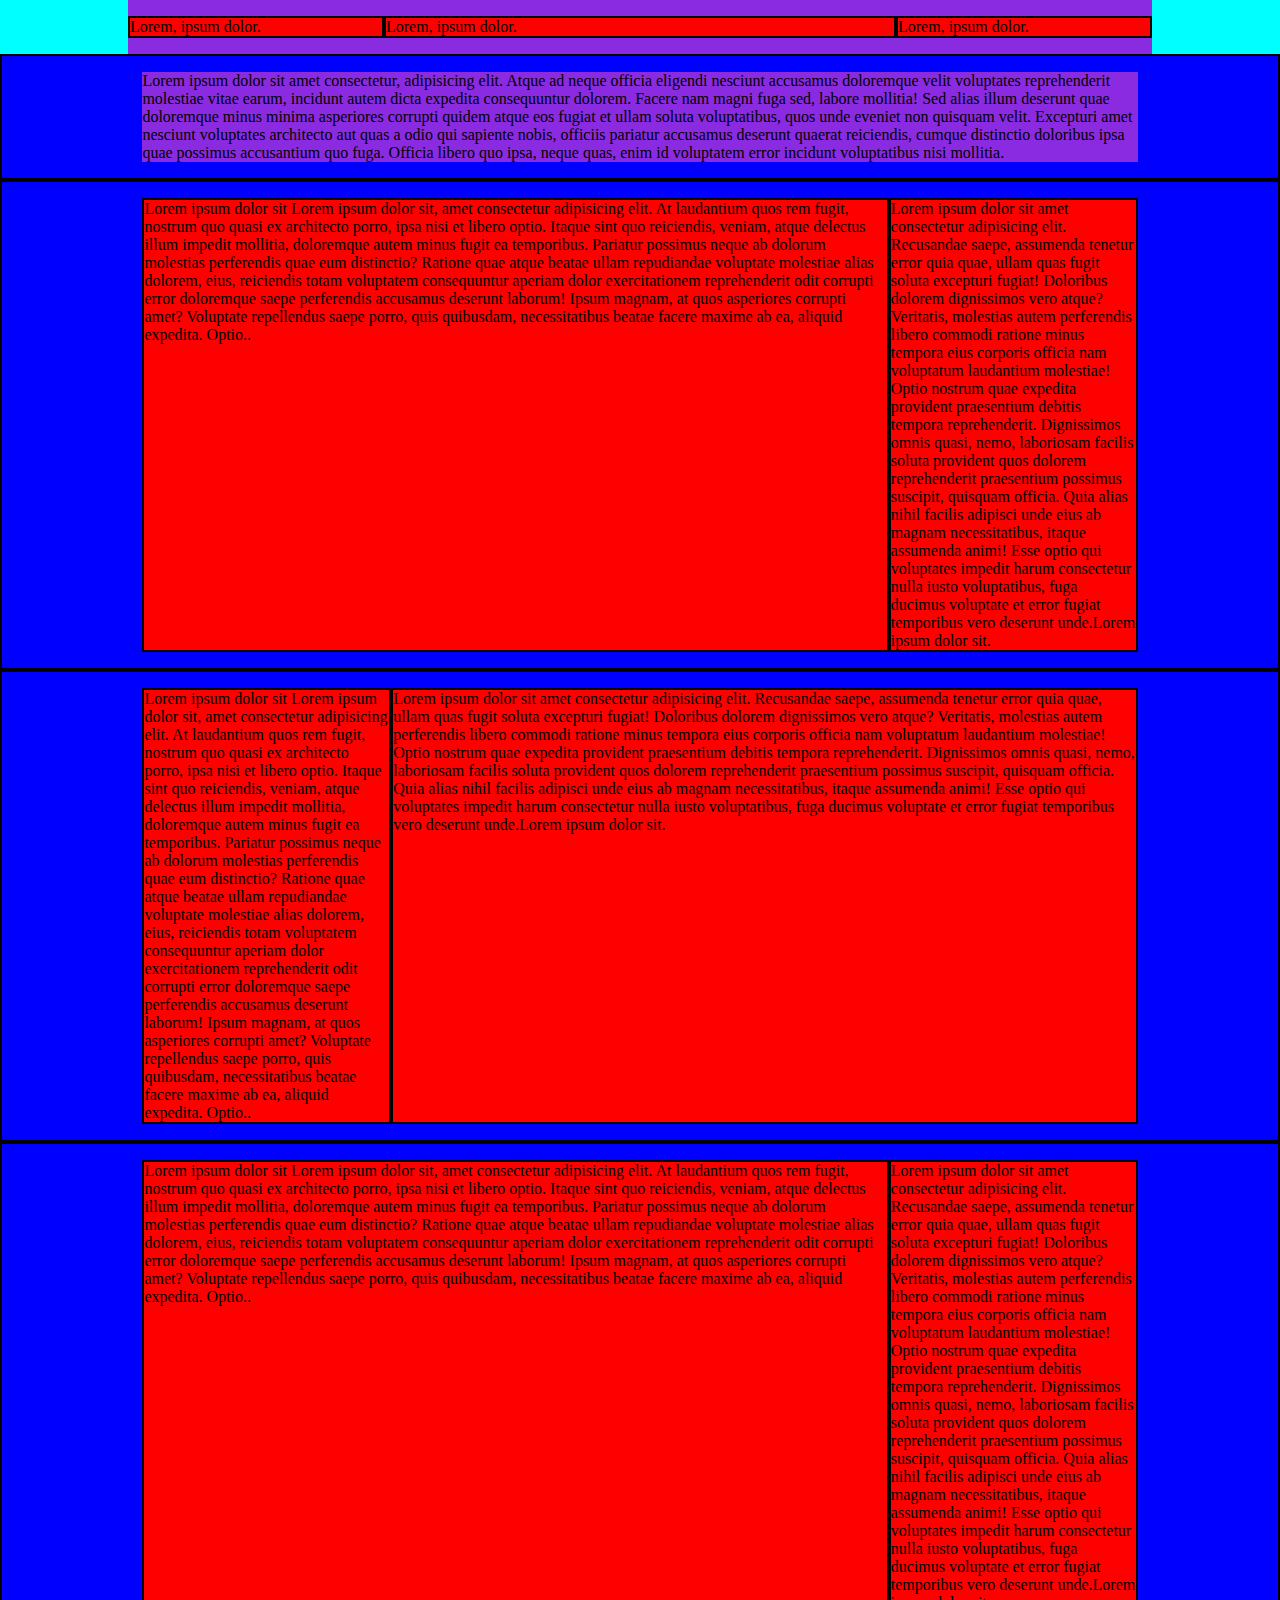
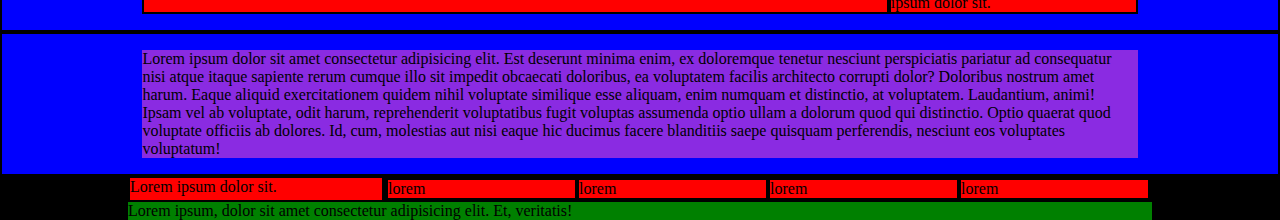
<file: index.html>
<!DOCTYPE html>
<html lang="en">
<head>
    <meta charset="UTF-8">
    <meta http-equiv="X-UA-Compatible" content="IE=edge">
    <meta name="viewport" content="width=device-width, initial-scale=1.0">
    <link rel="stylesheet" href="./assets/style.css">
    <title>Discord</title>
</head>
<body class="debug">
    <header>
        
        <div class="container">
            
            <div class="row">
                <div class="col-3"> Lorem, ipsum dolor.</div>
                <div class="col-6">Lorem, ipsum dolor.</div>
                <div class="col-3">Lorem, ipsum dolor.</div>
            </div>

            

        </div>
    </header>
    <main>
        <div class="container-fluid">
            <div class="container">
                Lorem ipsum dolor sit amet consectetur, adipisicing elit. Atque ad neque officia eligendi nesciunt accusamus doloremque velit voluptates reprehenderit molestiae vitae earum, incidunt autem dicta expedita consequuntur dolorem. Facere nam magni fuga sed, labore mollitia! Sed alias illum deserunt quae doloremque minus minima asperiores corrupti quidem atque eos fugiat et ullam soluta voluptatibus, quos unde eveniet non quisquam velit. Excepturi amet nesciunt voluptates architecto aut quas a odio qui sapiente nobis, officiis pariatur accusamus deserunt quaerat reiciendis, cumque distinctio doloribus ipsa quae possimus accusantium quo fuga. Officia libero quo ipsa, neque quas, enim id voluptatem error incidunt voluptatibus nisi mollitia.
            </div>
        </div>
        <div class="container-fluid">
            <div class="container book_frog">
                 <div class="row">
                    <div class="col-9">Lorem ipsum dolor sit Lorem ipsum dolor sit, amet consectetur adipisicing elit. At laudantium quos rem fugit, nostrum quo quasi ex architecto porro, ipsa nisi et libero optio. Itaque sint quo reiciendis, veniam, atque delectus illum impedit mollitia, doloremque autem minus fugit ea temporibus. Pariatur possimus neque ab dolorum molestias perferendis quae eum distinctio? Ratione quae atque beatae ullam repudiandae voluptate molestiae alias dolorem, eius, reiciendis totam voluptatem consequuntur aperiam dolor exercitationem reprehenderit odit corrupti error doloremque saepe perferendis accusamus deserunt laborum! Ipsum magnam, at quos asperiores corrupti amet? Voluptate repellendus saepe porro, quis quibusdam, necessitatibus beatae facere maxime ab ea, aliquid expedita. Optio..</div>
                    <div class="col-3">Lorem ipsum dolor sit amet consectetur adipisicing elit. Recusandae saepe, assumenda tenetur error quia quae, ullam quas fugit soluta excepturi fugiat! Doloribus dolorem dignissimos vero atque? Veritatis, molestias autem perferendis libero commodi ratione minus tempora eius corporis officia nam voluptatum laudantium molestiae! Optio nostrum quae expedita provident praesentium debitis tempora reprehenderit. Dignissimos omnis quasi, nemo, laboriosam facilis soluta provident quos dolorem reprehenderit praesentium possimus suscipit, quisquam officia. Quia alias nihil facilis adipisci unde eius ab magnam necessitatibus, itaque assumenda animi! Esse optio qui voluptates impedit harum consectetur nulla iusto voluptatibus, fuga ducimus voluptate et error fugiat temporibus vero deserunt unde.Lorem ipsum dolor sit.</div>
                 </div>
            </div>
        </div>

        <div class="container-fluid">
            <div class="container table_wizard">
                 <div class="row">
                    <div class="col-3">Lorem ipsum dolor sit Lorem ipsum dolor sit, amet consectetur adipisicing elit. At laudantium quos rem fugit, nostrum quo quasi ex architecto porro, ipsa nisi et libero optio. Itaque sint quo reiciendis, veniam, atque delectus illum impedit mollitia, doloremque autem minus fugit ea temporibus. Pariatur possimus neque ab dolorum molestias perferendis quae eum distinctio? Ratione quae atque beatae ullam repudiandae voluptate molestiae alias dolorem, eius, reiciendis totam voluptatem consequuntur aperiam dolor exercitationem reprehenderit odit corrupti error doloremque saepe perferendis accusamus deserunt laborum! Ipsum magnam, at quos asperiores corrupti amet? Voluptate repellendus saepe porro, quis quibusdam, necessitatibus beatae facere maxime ab ea, aliquid expedita. Optio..</div>
                    <div class="col-9">Lorem ipsum dolor sit amet consectetur adipisicing elit. Recusandae saepe, assumenda tenetur error quia quae, ullam quas fugit soluta excepturi fugiat! Doloribus dolorem dignissimos vero atque? Veritatis, molestias autem perferendis libero commodi ratione minus tempora eius corporis officia nam voluptatum laudantium molestiae! Optio nostrum quae expedita provident praesentium debitis tempora reprehenderit. Dignissimos omnis quasi, nemo, laboriosam facilis soluta provident quos dolorem reprehenderit praesentium possimus suscipit, quisquam officia. Quia alias nihil facilis adipisci unde eius ab magnam necessitatibus, itaque assumenda animi! Esse optio qui voluptates impedit harum consectetur nulla iusto voluptatibus, fuga ducimus voluptate et error fugiat temporibus vero deserunt unde.Lorem ipsum dolor sit.</div>
                 </div>
            </div>
        </div>

        <div class="container-fluid">
            <div class="container taqquino">
                 <div class="row">
                    <div class="col-9">Lorem ipsum dolor sit Lorem ipsum dolor sit, amet consectetur adipisicing elit. At laudantium quos rem fugit, nostrum quo quasi ex architecto porro, ipsa nisi et libero optio. Itaque sint quo reiciendis, veniam, atque delectus illum impedit mollitia, doloremque autem minus fugit ea temporibus. Pariatur possimus neque ab dolorum molestias perferendis quae eum distinctio? Ratione quae atque beatae ullam repudiandae voluptate molestiae alias dolorem, eius, reiciendis totam voluptatem consequuntur aperiam dolor exercitationem reprehenderit odit corrupti error doloremque saepe perferendis accusamus deserunt laborum! Ipsum magnam, at quos asperiores corrupti amet? Voluptate repellendus saepe porro, quis quibusdam, necessitatibus beatae facere maxime ab ea, aliquid expedita. Optio..</div>
                    <div class="col-3">Lorem ipsum dolor sit amet consectetur adipisicing elit. Recusandae saepe, assumenda tenetur error quia quae, ullam quas fugit soluta excepturi fugiat! Doloribus dolorem dignissimos vero atque? Veritatis, molestias autem perferendis libero commodi ratione minus tempora eius corporis officia nam voluptatum laudantium molestiae! Optio nostrum quae expedita provident praesentium debitis tempora reprehenderit. Dignissimos omnis quasi, nemo, laboriosam facilis soluta provident quos dolorem reprehenderit praesentium possimus suscipit, quisquam officia. Quia alias nihil facilis adipisci unde eius ab magnam necessitatibus, itaque assumenda animi! Esse optio qui voluptates impedit harum consectetur nulla iusto voluptatibus, fuga ducimus voluptate et error fugiat temporibus vero deserunt unde.Lorem ipsum dolor sit.</div>
                 </div>
            </div>
        </div>



        <div class="container-fluid ">
            <div class="container mobile_devices">
                Lorem ipsum dolor sit amet consectetur adipisicing elit. Est deserunt minima enim, ex doloremque tenetur nesciunt perspiciatis pariatur ad consequatur nisi atque itaque sapiente rerum cumque illo sit impedit obcaecati doloribus, ea voluptatem facilis architecto corrupti dolor? Doloribus nostrum amet harum. Eaque aliquid exercitationem quidem nihil voluptate similique esse aliquam, enim numquam et distinctio, at voluptatem. Laudantium, animi! Ipsam vel ab voluptate, odit harum, reprehenderit voluptatibus fugit voluptas assumenda optio ullam a dolorum quod qui distinctio. Optio quaerat quod voluptate officiis ab dolores. Id, cum, molestias aut nisi eaque hic ducimus facere blanditiis saepe quisquam perferendis, nesciunt eos voluptates voluptatum!
            </div>

        </div>
    </main>
    <footer>
        <div class="container">
            <div class="row">
                <div class="col-3">
                    Lorem ipsum dolor sit.
                </div>
                <div class="col-9">
                    <div class="row">
                        <div class="col-3">lorem</div>
                        <div class="col-3">lorem</div>
                        <div class="col-3">lorem</div>
                        <div class="col-3">lorem</div>
                        
                    </div>
                </div>
            </div>
        </div>

        <div class="container flex">
           
                <p>Lorem ipsum, dolor sit amet consectetur adipisicing elit. Et, veritatis!</p>
            
        </div>
    </footer>
</body>
</html>
</file>
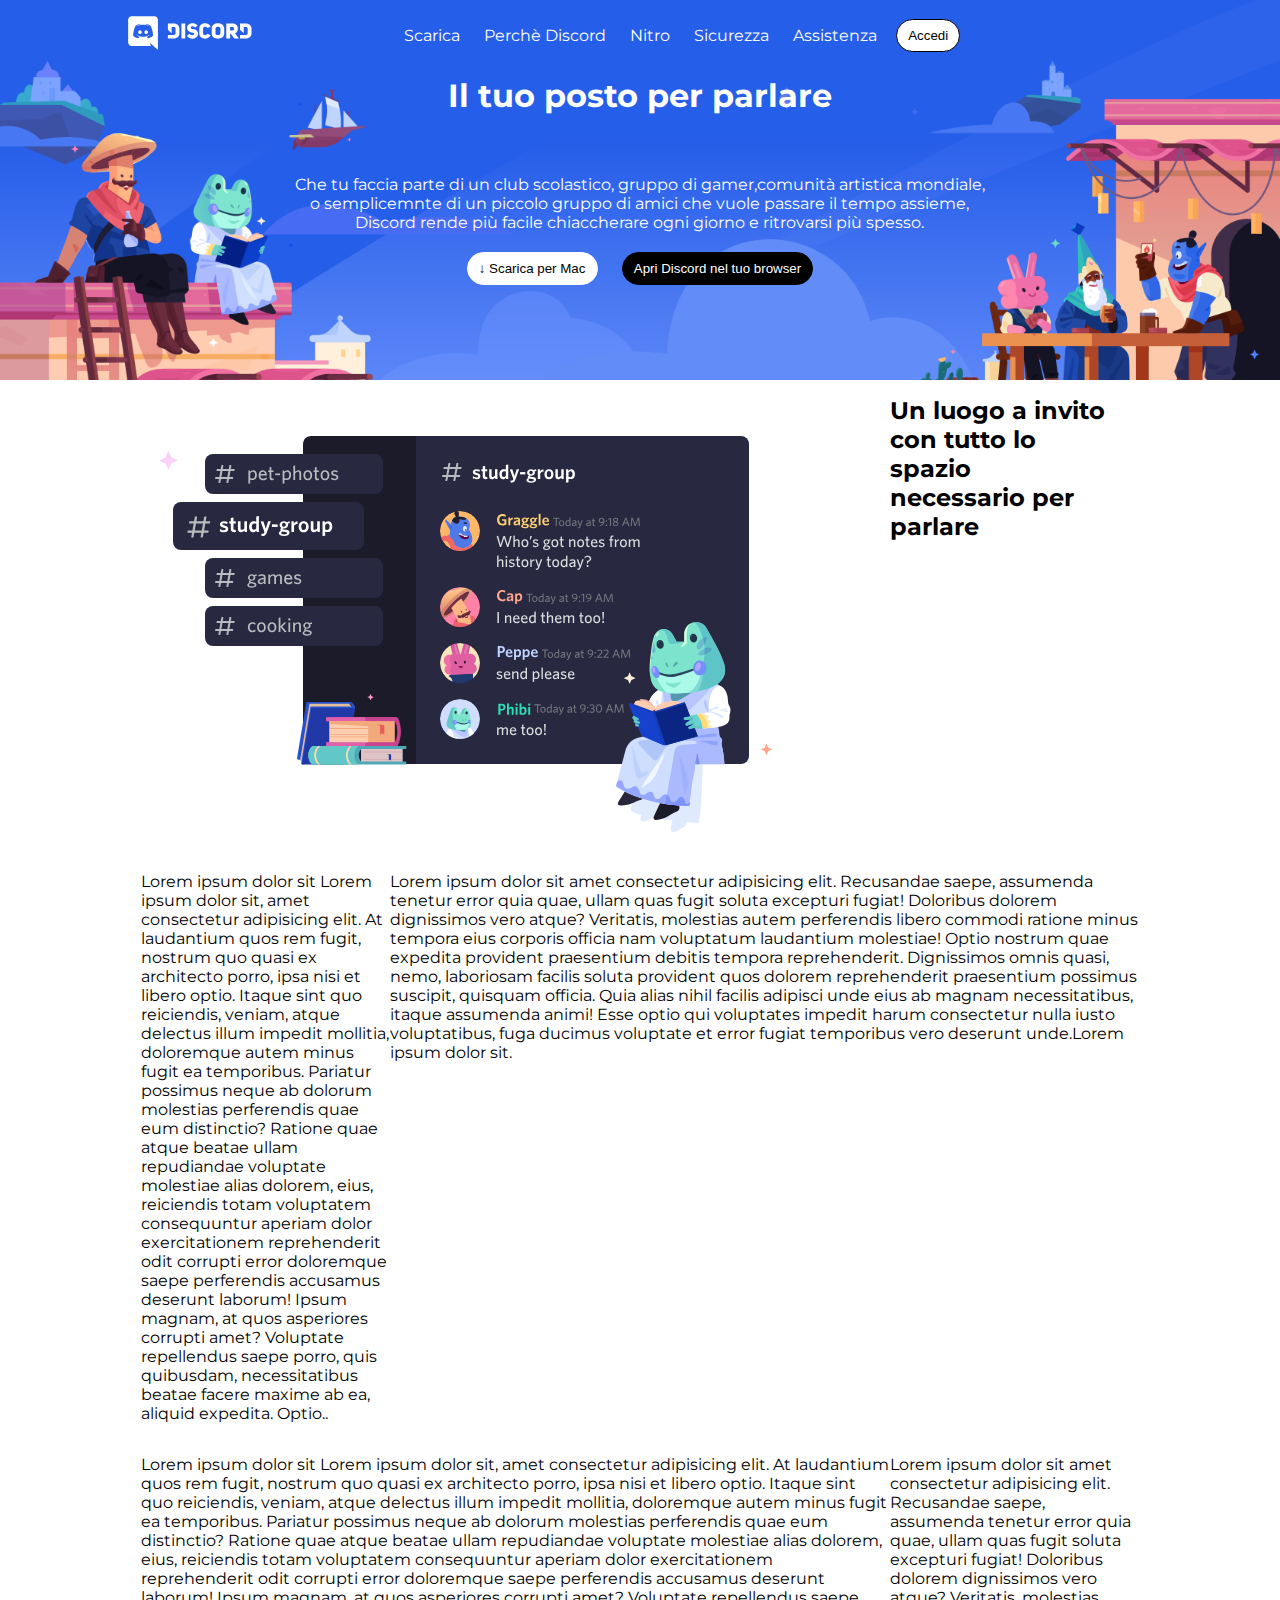
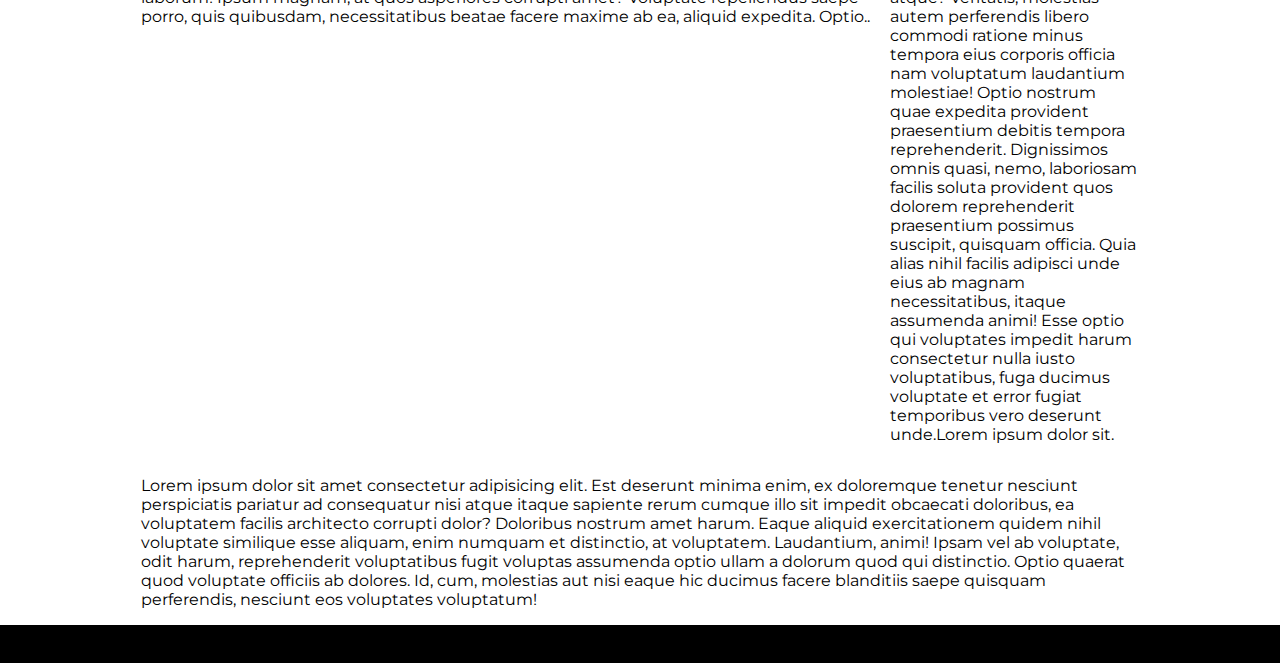
<file: bonus/index.html>
<!DOCTYPE html>
<html lang="en">
<head>
    <meta charset="UTF-8">
    <meta http-equiv="X-UA-Compatible" content="IE=edge">
    <meta name="viewport" content="width=device-width, initial-scale=1.0">
    <link rel="preconnect" href="https://fonts.googleapis.com"> 
    <link rel="preconnect" href="https://fonts.googleapis.com"> 
    <link rel="preconnect" href="https://fonts.gstatic.com" crossorigin> 
    <link href="https://fonts.googleapis.com/css2?family=Montserrat:wght@500&family=Padauk:wght@700&display=swap" rel="stylesheet">
    <link rel="stylesheet" href="./assets/style.css">
    <title>Discord-bonus</title>
</head>
<body>
    <header>
        
        <div class="container">
            
            <div class="row">
                <div class="col-3"><svg width="124" height="34" viewBox="0 0 124 34" xmlns="http://www.w3.org/2000/svg"><g fill="#fff"><path d="M18.1558 14.297C17.1868 14.297 16.4218 15.13 16.4218 16.167C16.4218 17.204 17.2038 18.037 18.1558 18.037C19.1248 18.037 19.8898 17.204 19.8898 16.167C19.8898 15.13 19.1078 14.297 18.1558 14.297ZM11.9508 14.297C10.9818 14.297 10.2168 15.13 10.2168 16.167C10.2168 17.204 10.9988 18.037 11.9508 18.037C12.9198 18.037 13.6848 17.204 13.6848 16.167C13.7018 15.13 12.9198 14.297 11.9508 14.297Z"></path><path d="M26.4178 0.152954H3.63783C1.71683 0.152954 0.152832 1.71695 0.152832 3.63795V26.418C0.152832 28.339 1.71683 29.903 3.63783 29.903H22.9158L22.0148 26.792L24.1908 28.798L26.2478 30.685L29.9198 33.864V3.63795C29.9028 1.71695 28.3388 0.152954 26.4178 0.152954ZM19.8558 22.168C19.8558 22.168 19.2438 21.437 18.7338 20.808C20.9608 20.179 21.8108 18.802 21.8108 18.802C21.1138 19.261 20.4508 19.584 19.8558 19.805C19.0058 20.162 18.1898 20.383 17.3908 20.536C15.7588 20.842 14.2628 20.757 12.9878 20.519C12.0188 20.332 11.1858 20.077 10.4888 19.788C10.0978 19.635 9.67283 19.448 9.24783 19.21C9.19683 19.176 9.14583 19.159 9.09483 19.125C9.06083 19.108 9.04383 19.091 9.02683 19.091C8.72083 18.921 8.55083 18.802 8.55083 18.802C8.55083 18.802 9.36683 20.145 11.5258 20.791C11.0158 21.437 10.3868 22.185 10.3868 22.185C6.62983 22.066 5.20183 19.618 5.20183 19.618C5.20183 14.195 7.64983 9.79195 7.64983 9.79195C10.0978 7.97295 12.4098 8.02395 12.4098 8.02395L12.5798 8.22795C9.51983 9.09495 8.12583 10.438 8.12583 10.438C8.12583 10.438 8.49983 10.234 9.12883 9.96195C10.9478 9.16295 12.3928 8.95895 12.9878 8.89095C13.0898 8.87395 13.1748 8.85695 13.2768 8.85695C14.3138 8.72095 15.4868 8.68695 16.7108 8.82295C18.3258 9.00995 20.0598 9.48595 21.8278 10.438C21.8278 10.438 20.4848 9.16295 17.5948 8.29595L17.8328 8.02395C17.8328 8.02395 20.1618 7.97295 22.5928 9.79195C22.5928 9.79195 25.0408 14.195 25.0408 19.618C25.0408 19.601 23.6128 22.049 19.8558 22.168ZM45.5258 7.42895H39.8818V13.77L43.6388 17.153V10.999H45.6448C46.9198 10.999 47.5488 11.611 47.5488 12.597V17.306C47.5488 18.292 46.9538 18.955 45.6448 18.955H39.8648V22.542H45.5088C48.5348 22.559 51.3738 21.046 51.3738 17.578V12.512C51.3908 8.97595 48.5518 7.42895 45.5258 7.42895ZM75.1058 17.578V12.376C75.1058 10.506 78.4718 10.081 79.4918 11.951L82.6028 10.693C81.3788 8.00695 79.1518 7.22495 77.2988 7.22495C74.2728 7.22495 71.2808 8.97595 71.2808 12.376V17.578C71.2808 21.012 74.2728 22.729 77.2308 22.729C79.1348 22.729 81.4128 21.794 82.6708 19.346L79.3388 17.816C78.5228 19.907 75.1058 19.397 75.1058 17.578ZM64.8208 13.09C63.6478 12.835 62.8658 12.41 62.8148 11.679C62.8828 9.92795 65.5858 9.85995 67.1668 11.543L69.6658 9.62195C68.1018 7.71795 66.3338 7.20795 64.5148 7.20795C61.7438 7.20795 59.0578 8.77195 59.0578 11.73C59.0578 14.603 61.2678 16.15 63.6988 16.524C64.9398 16.694 66.3168 17.187 66.2828 18.037C66.1808 19.652 62.8488 19.567 61.3358 17.731L58.9218 19.992C60.3328 21.811 62.2538 22.729 64.0558 22.729C66.8268 22.729 69.9038 21.131 70.0228 18.207C70.1928 14.518 67.5068 13.583 64.8208 13.09ZM53.4308 22.525H57.2388V7.42895H53.4308V22.525ZM117.64 7.42895H111.996V13.77L115.753 17.153V10.999H117.759C119.034 10.999 119.663 11.611 119.663 12.597V17.306C119.663 18.292 119.068 18.955 117.759 18.955H111.979V22.542H117.64C120.666 22.559 123.505 21.046 123.505 17.578V12.512C123.505 8.97595 120.666 7.42895 117.64 7.42895ZM89.9468 7.22495C86.8188 7.22495 83.7078 8.92495 83.7078 12.41V17.561C83.7078 21.012 86.8358 22.746 89.9808 22.746C93.1088 22.746 96.2198 21.012 96.2198 17.561V12.41C96.2198 8.94195 93.0748 7.22495 89.9468 7.22495ZM92.3948 17.561C92.3948 18.649 91.1708 19.21 89.9638 19.21C88.7398 19.21 87.5158 18.683 87.5158 17.561V12.41C87.5158 11.305 88.7058 10.71 89.8958 10.71C91.1368 10.71 92.3948 11.237 92.3948 12.41V17.561ZM109.888 12.41C109.803 8.87395 107.389 7.44595 104.278 7.44595H98.2428V22.542H102.102V17.748H102.782L106.284 22.542H111.044L106.93 17.357C108.749 16.779 109.888 15.198 109.888 12.41ZM104.346 14.45H102.102V10.999H104.346C106.743 10.999 106.743 14.45 104.346 14.45Z"></path></g></svg></div>
                <div class="col-6">
                    <nav>
                        <a href="#">Scarica</a>
                        <a href="#">Perchè Discord</a>
                        <a href="#">Nitro</a>
                        <a href="#">Sicurezza</a>
                        <a href="#">Assistenza</a>
                        
                    </nav>
                </div>
                <div class="col-3">
                    <button>
                        Accedi
                    </button>
                </div>
            </div>

            

        </div>
    </header>
    <main>
        <div class="container-fluid jumbo">
            <div class="container jumbo_text">
                <h1>Il tuo posto per parlare</h1>
                <p>Che tu faccia parte di un club scolastico, gruppo di gamer,comunità artistica mondiale,<br> o semplicemnte di un piccolo gruppo di amici che vuole passare il tempo assieme,<br> Discord rende più facile chiaccherare ogni giorno e ritrovarsi più spesso.</p>
                <button id="mac_button">&#8595; Scarica per Mac</button>
                <button id="browser_button">Apri Discord nel tuo browser</button>
            </div>
        </div>
        <div class="container-fluid">
            <div class="container book_frog">
                 <div class="row">
                    <div class="col-9"><img src="./assets/img/item1.svg" alt=""></div>
                    <div class="col-3"><h2>Un luogo a invito <br>
                        con tutto lo <br>
                        spazio <br>
                        necessario per <br>
                        parlare</h2></div>
                 </div>
            </div>
        </div>

        <div class="container-fluid">
            <div class="container table_wizard">
                 <div class="row">
                    <div class="col-3">Lorem ipsum dolor sit Lorem ipsum dolor sit, amet consectetur adipisicing elit. At laudantium quos rem fugit, nostrum quo quasi ex architecto porro, ipsa nisi et libero optio. Itaque sint quo reiciendis, veniam, atque delectus illum impedit mollitia, doloremque autem minus fugit ea temporibus. Pariatur possimus neque ab dolorum molestias perferendis quae eum distinctio? Ratione quae atque beatae ullam repudiandae voluptate molestiae alias dolorem, eius, reiciendis totam voluptatem consequuntur aperiam dolor exercitationem reprehenderit odit corrupti error doloremque saepe perferendis accusamus deserunt laborum! Ipsum magnam, at quos asperiores corrupti amet? Voluptate repellendus saepe porro, quis quibusdam, necessitatibus beatae facere maxime ab ea, aliquid expedita. Optio..</div>
                    <div class="col-9">Lorem ipsum dolor sit amet consectetur adipisicing elit. Recusandae saepe, assumenda tenetur error quia quae, ullam quas fugit soluta excepturi fugiat! Doloribus dolorem dignissimos vero atque? Veritatis, molestias autem perferendis libero commodi ratione minus tempora eius corporis officia nam voluptatum laudantium molestiae! Optio nostrum quae expedita provident praesentium debitis tempora reprehenderit. Dignissimos omnis quasi, nemo, laboriosam facilis soluta provident quos dolorem reprehenderit praesentium possimus suscipit, quisquam officia. Quia alias nihil facilis adipisci unde eius ab magnam necessitatibus, itaque assumenda animi! Esse optio qui voluptates impedit harum consectetur nulla iusto voluptatibus, fuga ducimus voluptate et error fugiat temporibus vero deserunt unde.Lorem ipsum dolor sit.</div>
                 </div>
            </div>
        </div>

        <div class="container-fluid">
            <div class="container taqquino">
                 <div class="row">
                    <div class="col-9">Lorem ipsum dolor sit Lorem ipsum dolor sit, amet consectetur adipisicing elit. At laudantium quos rem fugit, nostrum quo quasi ex architecto porro, ipsa nisi et libero optio. Itaque sint quo reiciendis, veniam, atque delectus illum impedit mollitia, doloremque autem minus fugit ea temporibus. Pariatur possimus neque ab dolorum molestias perferendis quae eum distinctio? Ratione quae atque beatae ullam repudiandae voluptate molestiae alias dolorem, eius, reiciendis totam voluptatem consequuntur aperiam dolor exercitationem reprehenderit odit corrupti error doloremque saepe perferendis accusamus deserunt laborum! Ipsum magnam, at quos asperiores corrupti amet? Voluptate repellendus saepe porro, quis quibusdam, necessitatibus beatae facere maxime ab ea, aliquid expedita. Optio..</div>
                    <div class="col-3">Lorem ipsum dolor sit amet consectetur adipisicing elit. Recusandae saepe, assumenda tenetur error quia quae, ullam quas fugit soluta excepturi fugiat! Doloribus dolorem dignissimos vero atque? Veritatis, molestias autem perferendis libero commodi ratione minus tempora eius corporis officia nam voluptatum laudantium molestiae! Optio nostrum quae expedita provident praesentium debitis tempora reprehenderit. Dignissimos omnis quasi, nemo, laboriosam facilis soluta provident quos dolorem reprehenderit praesentium possimus suscipit, quisquam officia. Quia alias nihil facilis adipisci unde eius ab magnam necessitatibus, itaque assumenda animi! Esse optio qui voluptates impedit harum consectetur nulla iusto voluptatibus, fuga ducimus voluptate et error fugiat temporibus vero deserunt unde.Lorem ipsum dolor sit.</div>
                 </div>
            </div>
        </div>



        <div class="container-fluid ">
            <div class="container mobile_devices">
                Lorem ipsum dolor sit amet consectetur adipisicing elit. Est deserunt minima enim, ex doloremque tenetur nesciunt perspiciatis pariatur ad consequatur nisi atque itaque sapiente rerum cumque illo sit impedit obcaecati doloribus, ea voluptatem facilis architecto corrupti dolor? Doloribus nostrum amet harum. Eaque aliquid exercitationem quidem nihil voluptate similique esse aliquam, enim numquam et distinctio, at voluptatem. Laudantium, animi! Ipsam vel ab voluptate, odit harum, reprehenderit voluptatibus fugit voluptas assumenda optio ullam a dolorum quod qui distinctio. Optio quaerat quod voluptate officiis ab dolores. Id, cum, molestias aut nisi eaque hic ducimus facere blanditiis saepe quisquam perferendis, nesciunt eos voluptates voluptatum!
            </div>

        </div>
    </main>
    <footer>
        <div class="container">
            <div class="row">
                <div class="col-3">
                    Lorem ipsum dolor sit.
                </div>
                <div class="col-9">
                    <div class="row">
                        <div class="col-3">lorem</div>
                        <div class="col-3">lorem</div>
                        <div class="col-3">lorem</div>
                        <div class="col-3">lorem</div>
                        
                    </div>
                </div>
            </div>
        </div>

        <div class="container flex">
           
                <p>Lorem ipsum, dolor sit amet consectetur adipisicing elit. Et, veritatis!</p>
            
        </div>
    </footer>
</body>
</html>
</file>
<file: assets/style.css>
*{
    margin: 0;
    padding: 0;
    box-sizing: border-box;
}

/* #region Utilities */

.container{
    width: 80%;
    max-width:1200px;
    margin: auto;
}

.container-fluid{
    width: 100%;
}

.row{
    display: flex;
}

.col-1{
    width: calc((100% / 12) * 1);
}

.col-3{
    width: calc((100% / 12) * 3);
}

.col-4{
    width: calc((100% / 12) * 4);
}

.col-6{
    width: calc((100% / 12) * 6);
}

.col-9{
    width: calc((100% / 12) * 9);
}
/* #endregion utilities */

/* #region debug */

.debug header{
    background-color: aqua;
}

.debug [class^="col-"]{
    background-color: red;
    border: 2px solid;
}

.debug .container-fluid{
    background-color: blue;
    border: 2px solid;
}

.debug .container{
    background-color: blueviolet;

}

.debug p{
    background-color: green;
}

/* #endregion debug */

header > .container{
    padding: 1rem 0;
    
}

main > .container-fluid{
    padding: 1rem;
}

footer{
    background-color: black;
}
</file>
<file: bonus/assets/style.css>
*{
    margin: 0;
    padding: 0;
    box-sizing: border-box;
}
 body{
    font-family: 'Montserrat', sans-serif;

 }

/* #region Utilities */

.container{
    width: 80%;
    max-width:1200px;
    margin: auto;
}

.container-fluid{
    width: 100%;
}

.row{
    display: flex;
}

.col-1{
    width: calc((100% / 12) * 1);
}

.col-3{
    width: calc((100% / 12) * 3);
}

.col-4{
    width: calc((100% / 12) * 4);
}

.col-6{
    width: calc((100% / 12) * 6);
}

.col-9{
    width: calc((100% / 12) * 9);
}
/* #endregion utilities */

/* #region debug */

.debug header{
    background-color: aqua;
}

.debug [class^="col-"]{
    background-color: red;
    border: 2px solid;
}

.debug .container-fluid{
    background-color: blue;
    border: 2px solid;
}

.debug .container{
    background-color: blueviolet;

}

.debug p{
    background-color: green;
}

/* #endregion debug */


/* #region header */


header{
    position: absolute;
    top: 0;
   width: 100%;
}
header > .container{
    padding: 1rem 0;
    
}
header .col-3, header .col-6{
    align-self: center;
}

header a{
    text-decoration: none;
    color: white;
    margin-left: 20px;
    
}

header button{
    background-color: white;
    padding: 0.5rem  0.7rem;
    border: 1px solid;
    border-radius: 30px;
}

header a:hover{
    font-weight: bolder;
}

/* #endregion header */

/* #region main */
main > .container-fluid{
    padding: 1rem;
}

.jumbo{
    text-align: center;
    color: white;
    background-image: url(./img/jumbo.png);
    background-size: cover;
    height: 380px;
}

.jumbo  p{
    margin-top: 40px;
    padding: 20px;
}

.jumbo_text{
    margin-top: 60px;
}
#mac_button{
    background-color: white;
    padding: 0.5rem  0.7rem;
    border: 1px solid white;
    border-radius: 30px;
    margin-right: 10px;
}

#browser_button{
    background-color: black;
    color: white;
    padding: 0.5rem  0.7rem;
    border: 1px solid black;
    border-radius: 30px;
    margin-left: 10px;
}


/* #endregion main */

footer{
    background-color: black;
}
</file>
